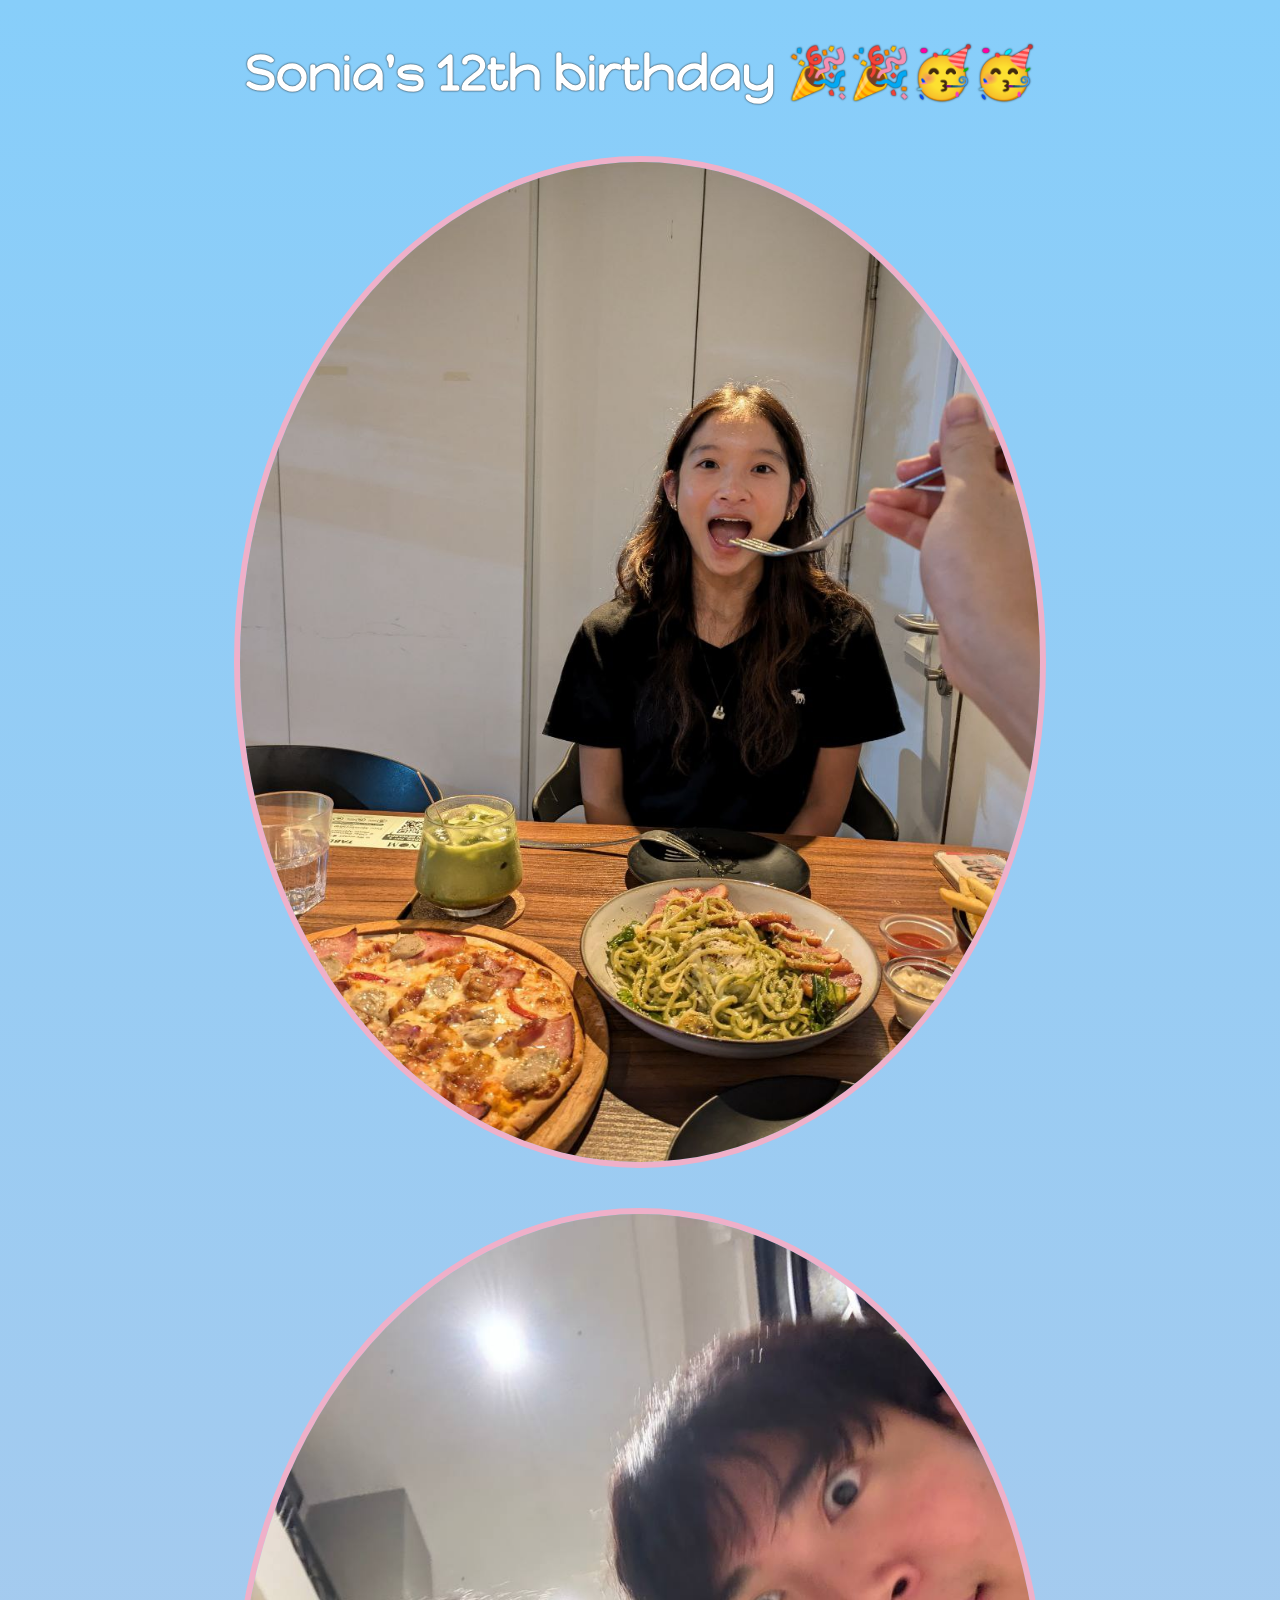
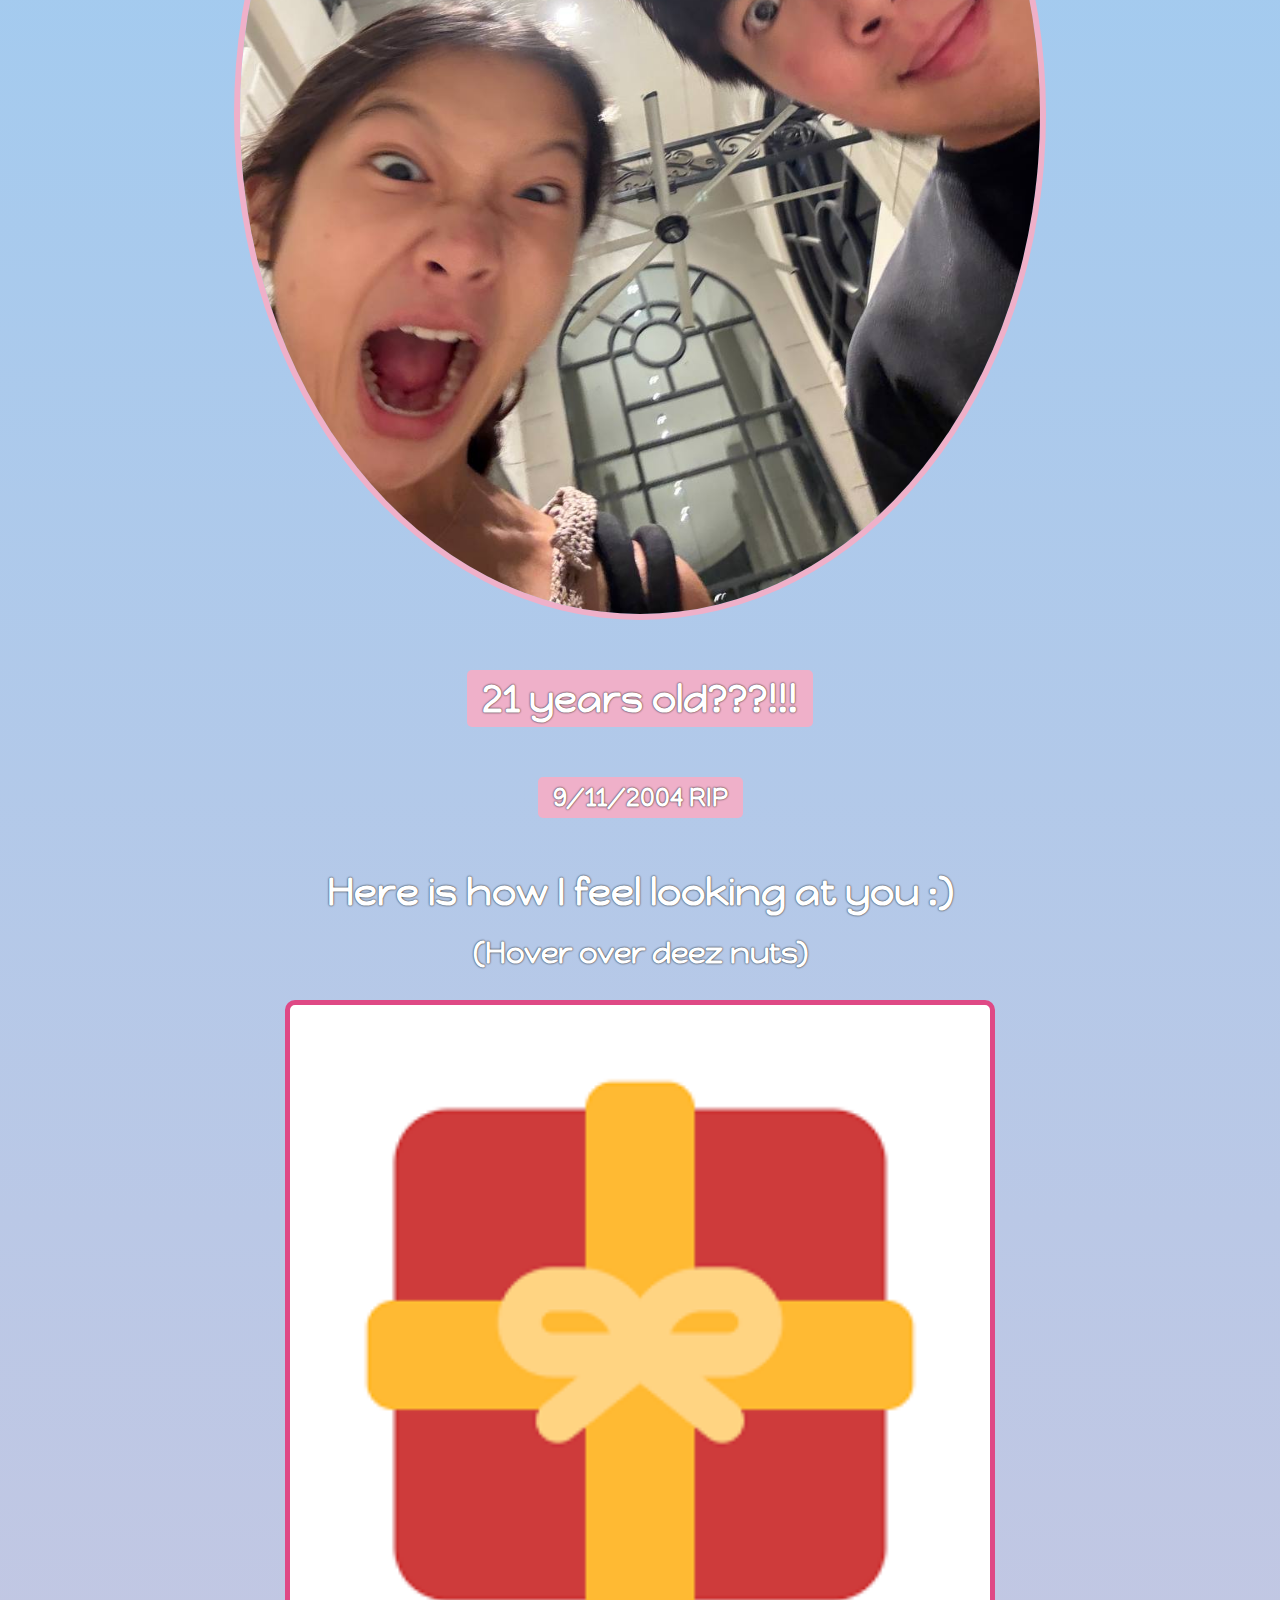
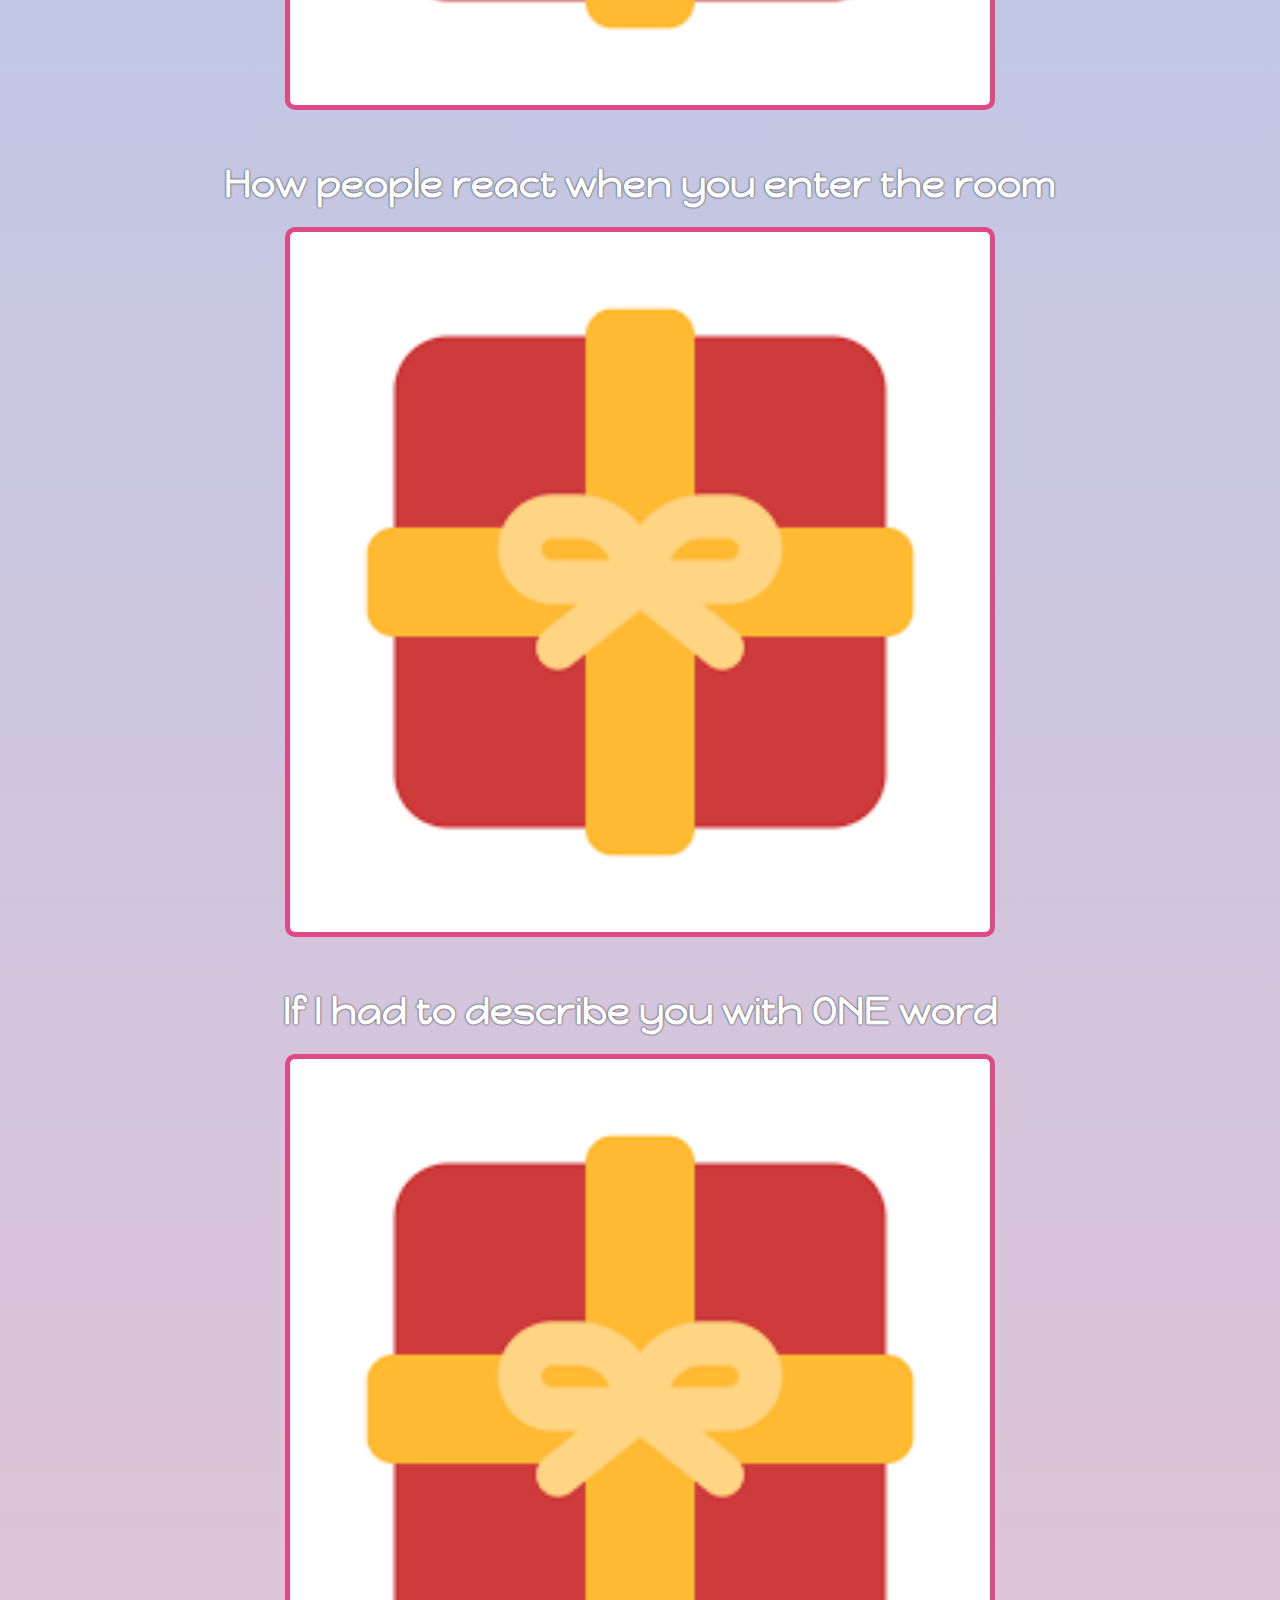
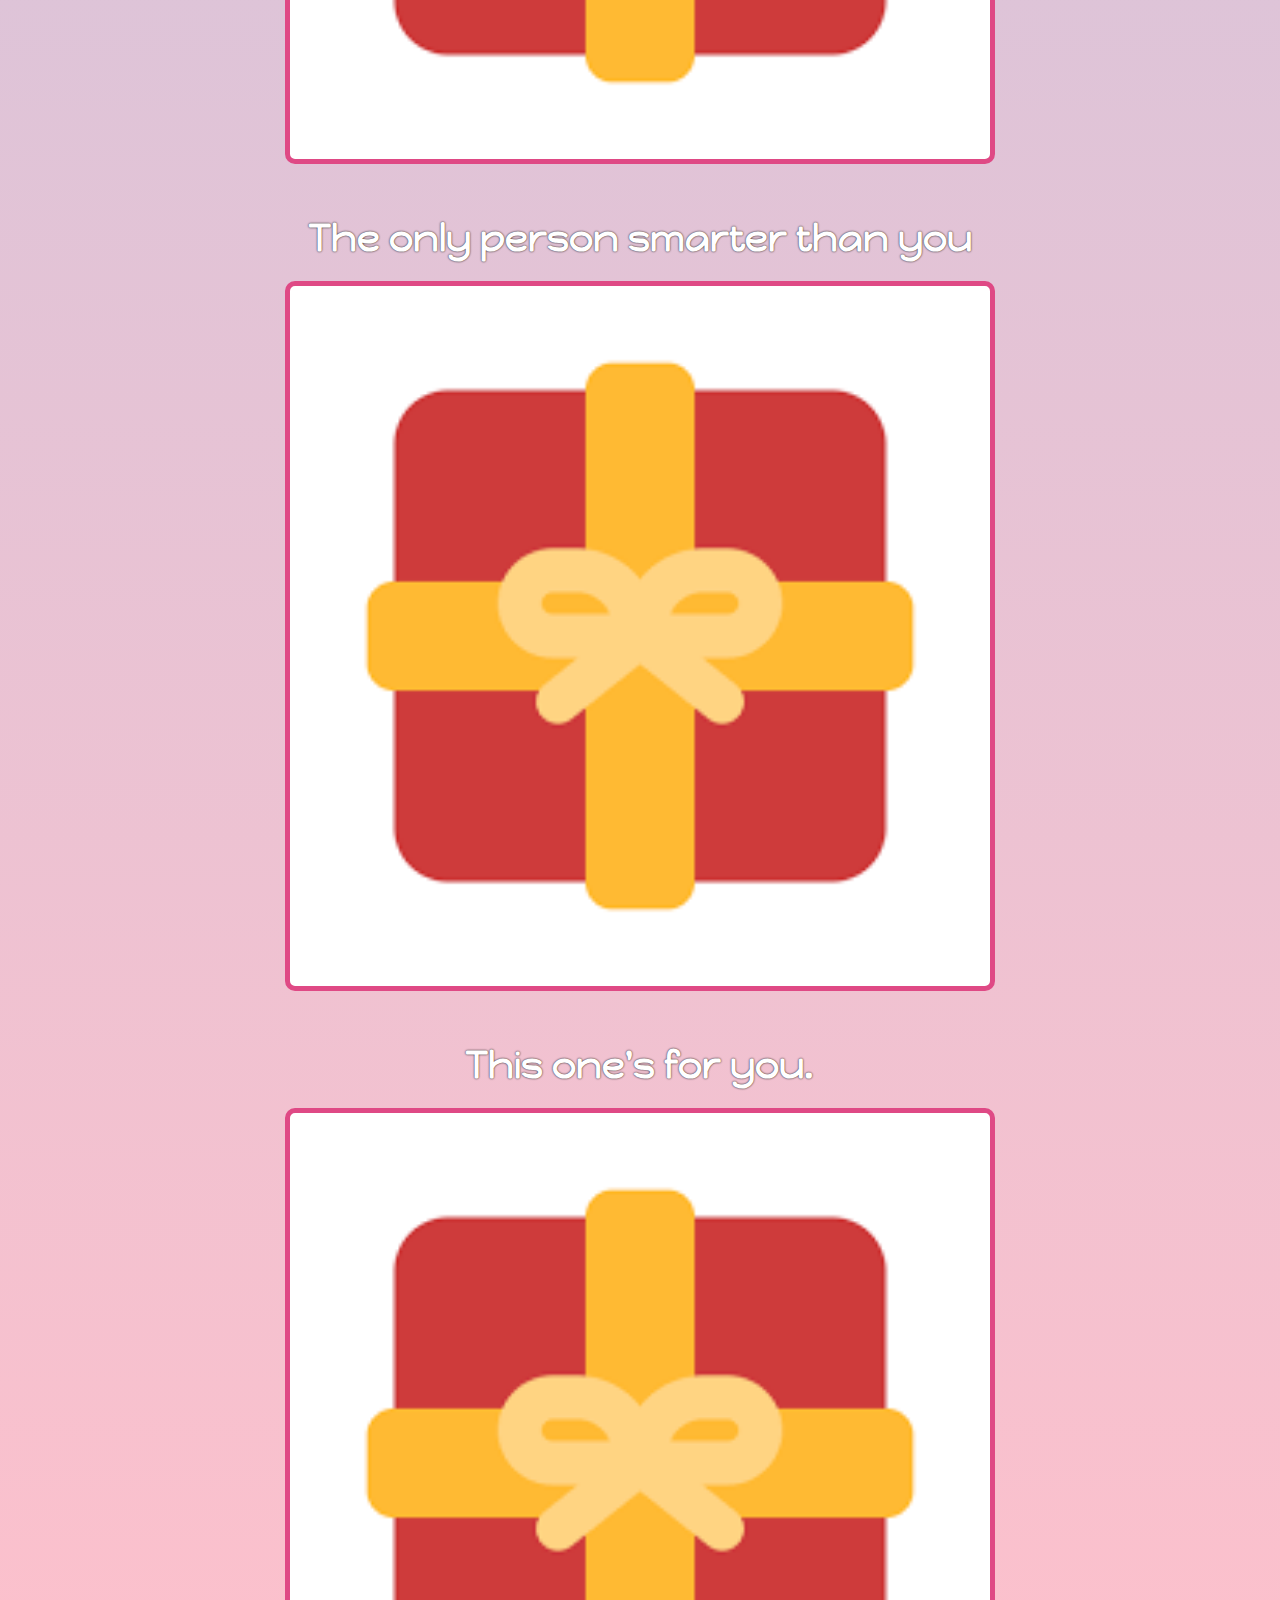
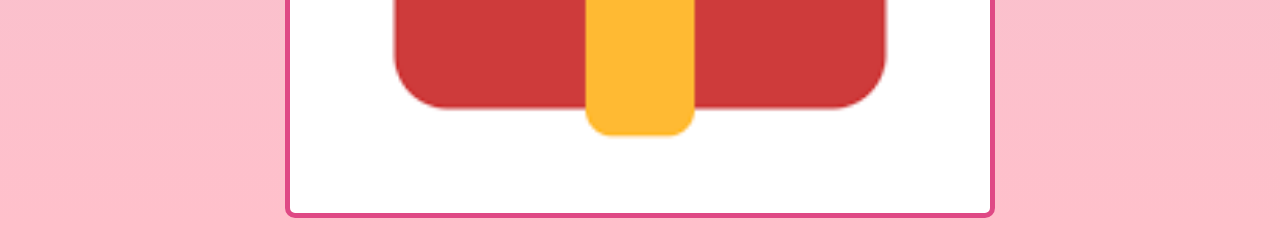
<file: index.html>
<!DOCTYPE html>
<html lang="en">
    <head>
        <link rel="preconnect" href="https://fonts.googleapis.com">
        <link rel="preconnect" href="https://fonts.gstatic.com" crossorigin>
        <link href="https://fonts.googleapis.com/css2?family=Happy+Monkey&display=swap" rel="stylesheet">
        <link rel="stylesheet" href="styles.css">
    </head>
    <body>
        <div id="header">
            <h1>Sonia's 12th birthday 🎉🎉🥳🥳</h1>
            <img id="sonia-1" src="images/sonia1.jpg" width="800px" height="1000px">
            <img id="sonia-2" src="images/sonia2.jpg" width="800px" height="1000px">
            <h2 id="bday-age">21 years old???!!!</h2>
            <h4 id="bday-date">9/11/2004 RIP</h4>
        </div>
        <div class="gifts">
            <h2 class="prompt">Here is how I feel looking at you :&rpar;</h2>
            <h3 class="action">&lpar;Hover over deez nuts&rpar;</h3>
            <div class="image" id="image-1"></div>
        </div>
        <div class="gifts">
            <h2 class="prompt">How people react when you enter the room</h2>
            <div class="image" id="image-2"></div>
        </div>
        <div class="gifts">
            <h2 class="prompt">If I had to describe you with ONE word</h2>
            <div class="image" id="image-3"></div>
        </div>
        <div class="gifts">
            <h2 class="prompt">The only person smarter than you</h2>
            <div class="image" id="image-4"></div>
        </div>
        <div class="gifts">
            <h2 class="prompt">This one's for you.</h2>
            <div class="image" id="image-5"></div>
        </div>
    </body>
</html>
</file>
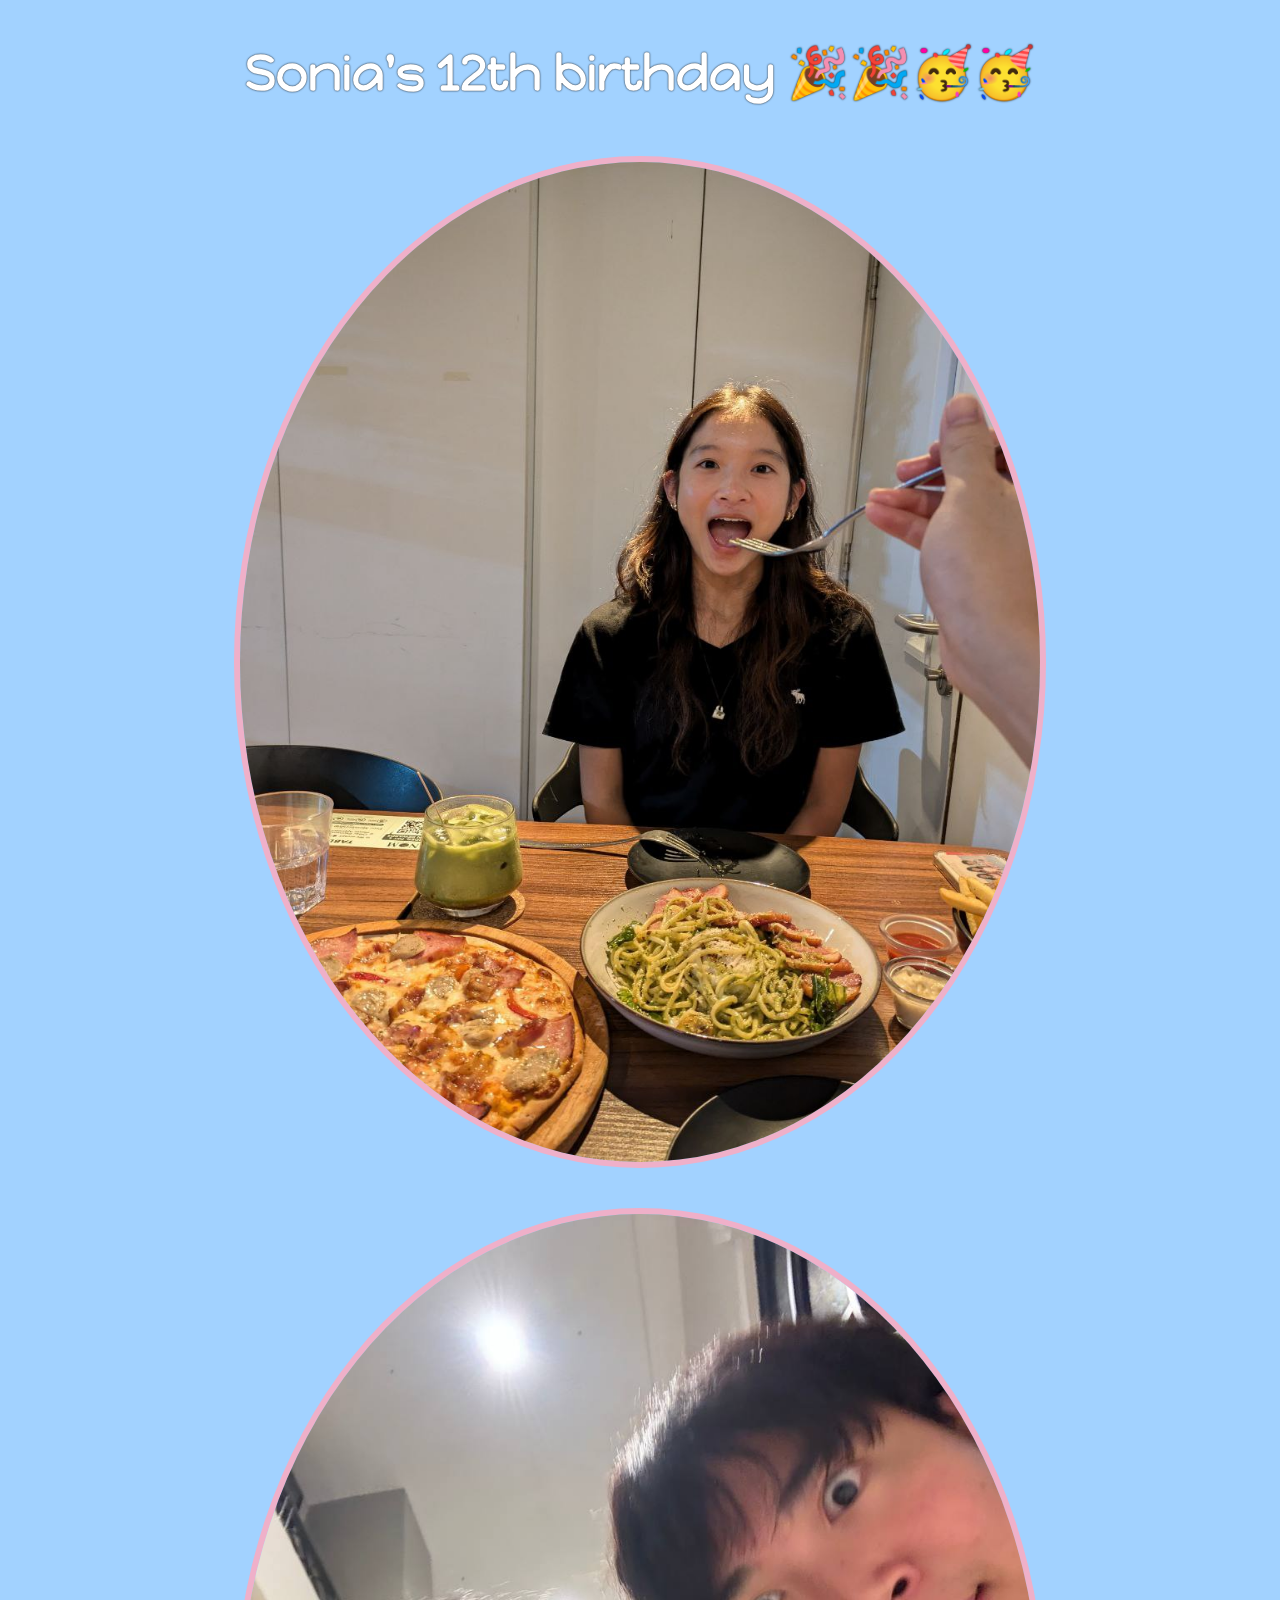
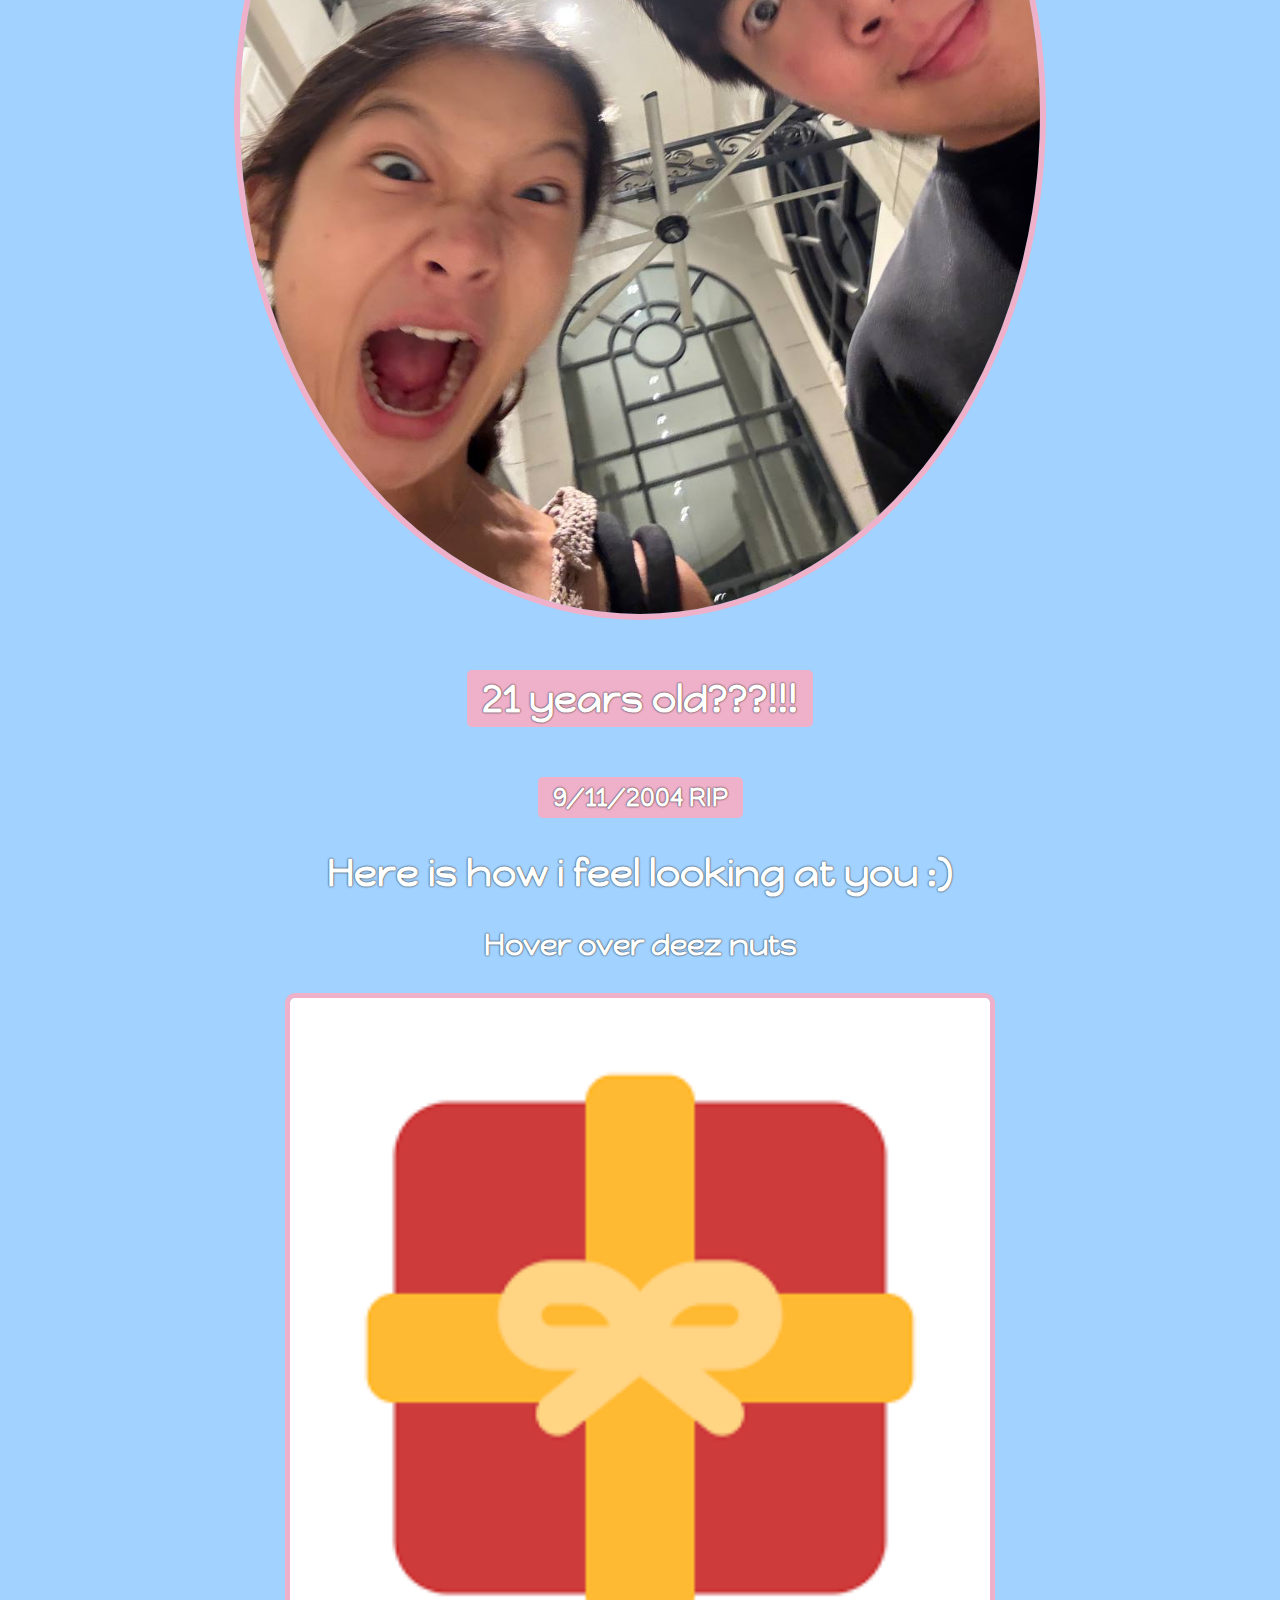
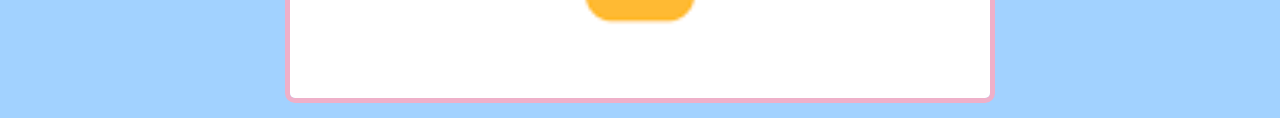
<file: happy-birthday-gift/index.html>
<!DOCTYPE html>
<html lang="en">
    <head>
        <link rel="preconnect" href="https://fonts.googleapis.com">
        <link rel="preconnect" href="https://fonts.gstatic.com" crossorigin>
        <link href="https://fonts.googleapis.com/css2?family=Happy+Monkey&display=swap" rel="stylesheet">
        <link rel="stylesheet" href="styles.css">
    </head>
    <body>
        <div id="header">
            <h1>Sonia's 12th birthday 🎉🎉🥳🥳</h1>
            <img id="sonia-1" src="images/sonia1.jpg" width="800px" height="1000px">
            <img id="sonia-2" src="images/sonia2.jpg" width="800px" height="1000px">
            <h2 id="bday-age">21 years old???!!!</h2>
            <h4 id="bday-date">9/11/2004 RIP</h4>
        </div>
        <div class="gifts">
            <h2 class="prompt">Here is how i feel looking at you :&rpar;</h2>
            <h3 class="action">Hover over deez nuts</h3>
            <img class="image" src="images/gift.png">
        </div>
    </body>
</html>
</file>
<file: styles.css>
body {
    font-family: "Happy Monkey", system-ui;
    font-style: bold;
    text-align: center;
    background-color: #a2d2ff;
    color: #ffffff;
    font-size: 25px;
    background: linear-gradient(lightskyblue, pink);
}

#sonia-1, #sonia-2 {
    border-radius: 80%;
    border: 6px solid #EFB0C9;
    margin: 20px;
}

h1, h2, h3, h4, p {
    text-shadow: 0px 0px 2px black;
}

#bday-age {
    background: #EFB0C9;
    padding: 5px 15px;
    border-radius: 5px;
    margin: 30px 0 50px 0;
}

#bday-date {
    background: #EFB0C9;
    padding: 5px 15px;
    border-radius: 5px;
    margin: 0;
}

#header {
    display: flex;
    flex-direction: column;
    align-items: center;
}

.image {
    background-image: url("images/gift.png"); 
    background-size: cover;
    background-position: center;
    width: 700px;
    height: 700px;
    border: 5px solid #df4985;
    border-radius: 10px;
    align-items: center;
    margin: 0px auto;
}

#image-1:hover {
    background-image: url("images/100.webp");
}

.gifts {
    margin-top: 50px;
}

.prompt {
    margin-bottom: 20px;
}

.action {
    margin-top: 0;
}

#image-2:hover {
    background-image: url("images/200.webp");
}

#image-3:hover {
    background-image: url("images/300.webp");
}

#image-4:hover {
    background-image: url("images/400.webp");
}

#image-5:hover {
    background-image: url("images/500.webp");
}

footer {
    margin-top: 30px;
}
</file>
<file: happy-birthday-gift/styles.css>
body {
    font-family: "Happy Monkey", system-ui;
    font-style: bold;
    text-align: center;
    background-color: #a2d2ff;
    color: #ffffff;
    font-size: 25px;
}

#sonia-1, #sonia-2 {
    border-radius: 80%;
    border: 6px solid #EFB0C9;
    margin: 20px;
}

h1, h2, h3, h4, p {
    text-shadow: 0px 0px 2px black;
}

#bday-age {
    background: #EFB0C9;
    padding: 5px 15px;
    border-radius: 5px;
    margin: 30px 0 50px 0;
}

#bday-date {
    background: #EFB0C9;
    padding: 5px 15px;
    border-radius: 5px;
    margin: 0;
}

#header {
    display: flex;
    flex-direction: column;
    align-items: center;
}

.image {
    width: 700px;
    border: 5px solid #EFB0C9;
    border-radius: 10px;
}
</file>
